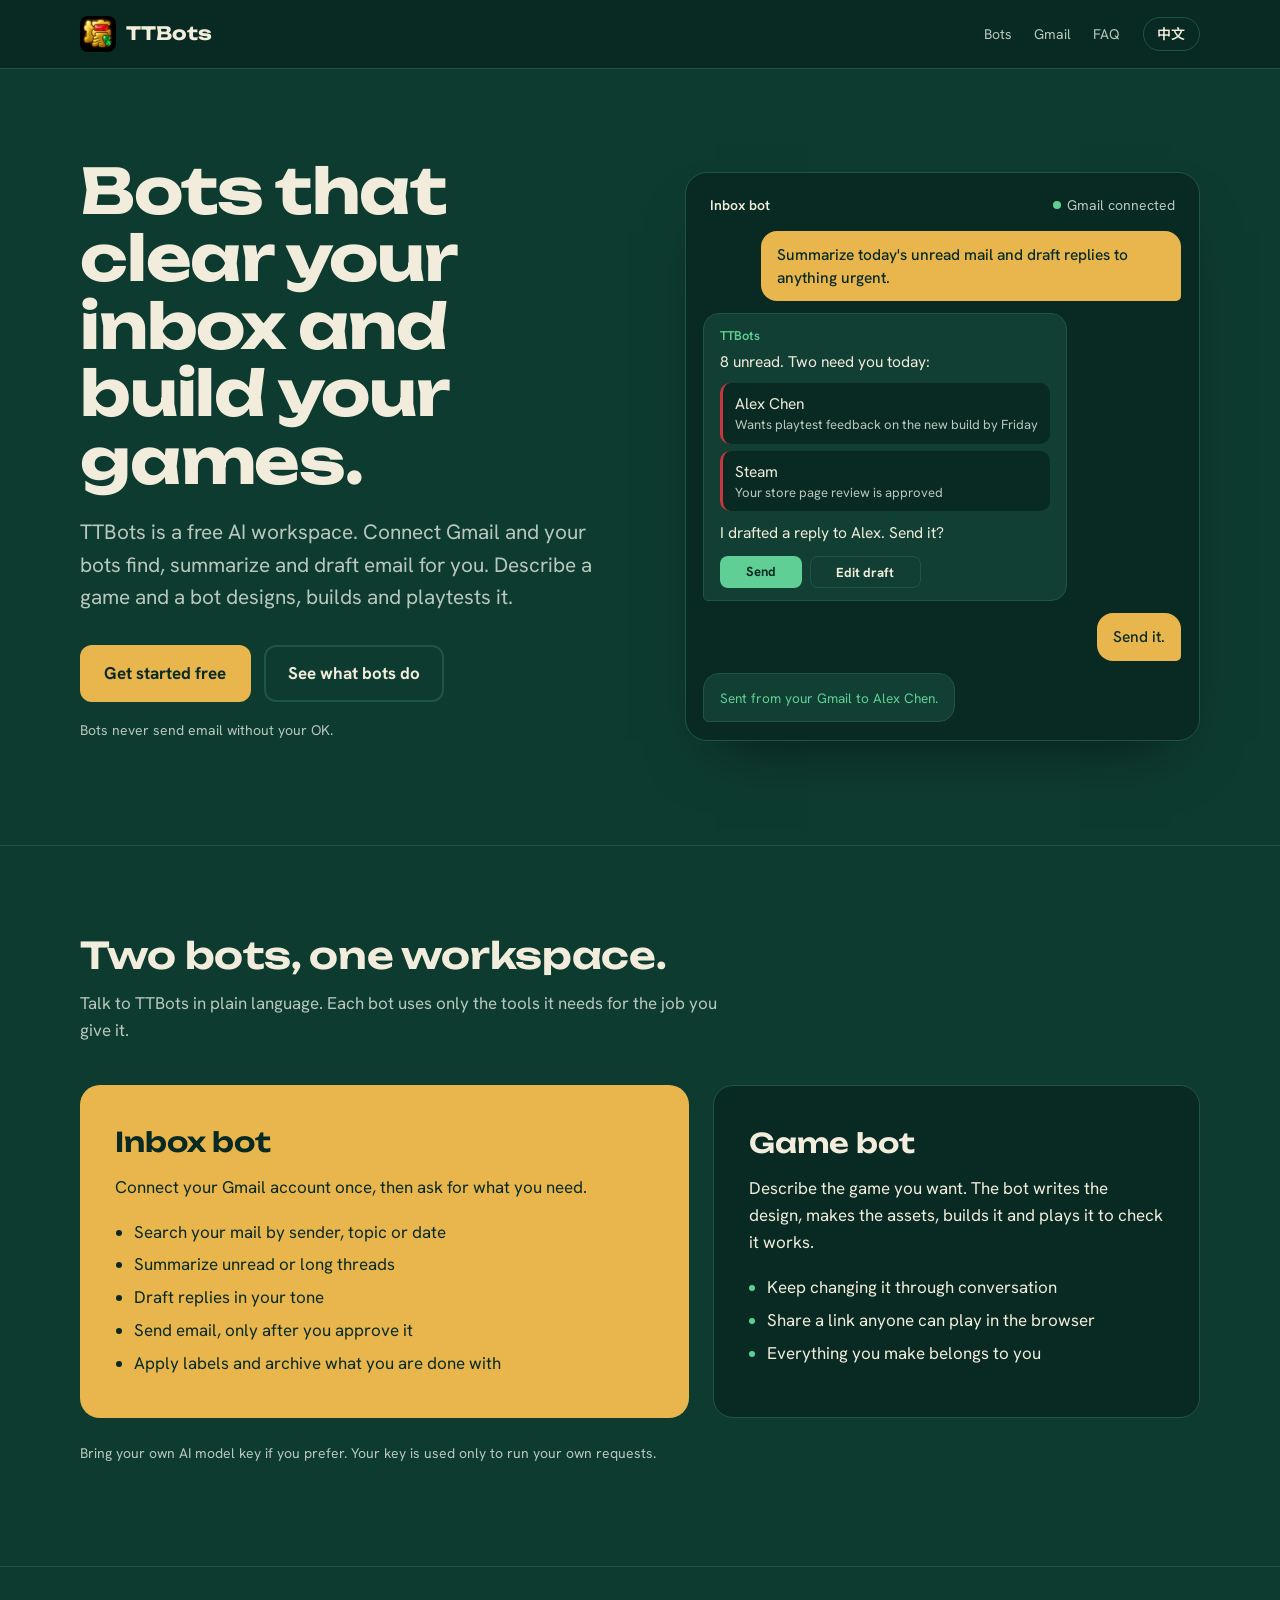
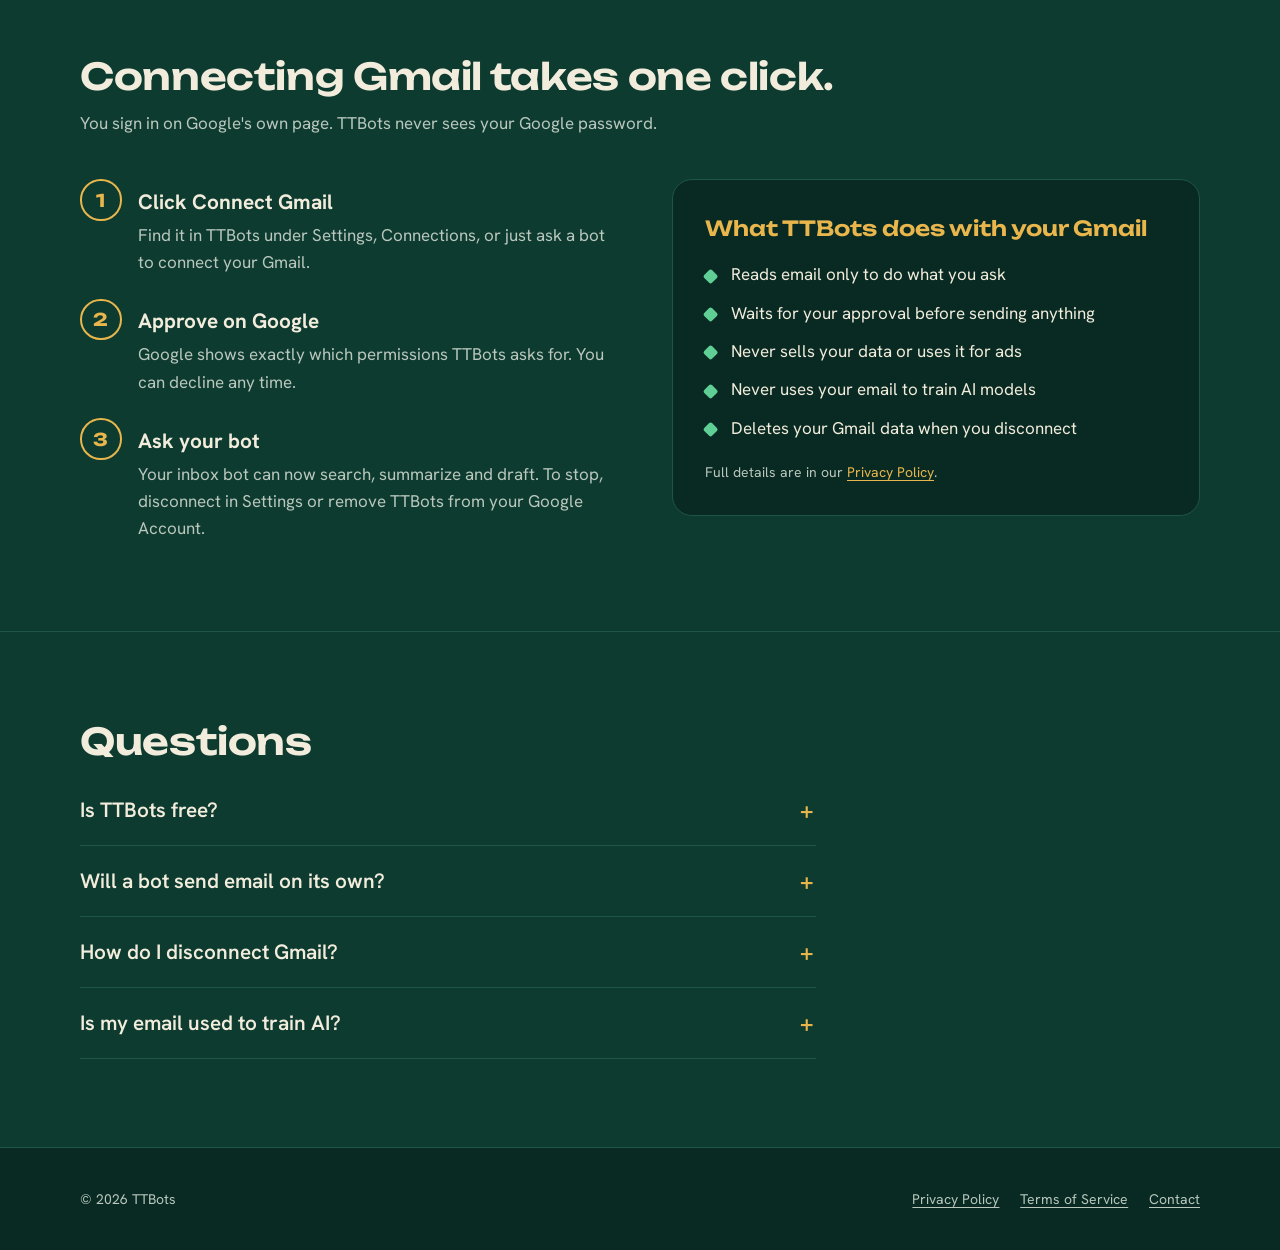
<file: index.html>
<!DOCTYPE html>
<html lang="en" data-lang="en">
<head>
  <meta charset="utf-8">
  <meta name="viewport" content="width=device-width, initial-scale=1">
  <title>TTBots — AI bots for your inbox and your games</title>
  <meta name="description" content="TTBots is a free AI workspace. Connect Gmail so your bots can find, summarize and draft email for you, or describe a game and let a bot build it.">
  <link rel="icon" href="logo.png">
  <link rel="preconnect" href="https://fonts.googleapis.com">
  <link rel="preconnect" href="https://fonts.gstatic.com" crossorigin>
  <link href="https://fonts.googleapis.com/css2?family=Hanken+Grotesk:wght@400;500;600;700&family=Noto+Sans+SC:wght@400;500;700&family=Unbounded:wght@600;700&display=swap" rel="stylesheet">
  <link rel="stylesheet" href="style.css">
</head>
<body>
  <a class="skip" href="#main"><span class="en">Skip to content</span><span class="zh">跳到正文</span></a>

  <header class="site-header">
    <div class="wrap">
      <a class="brand" href="index.html"><img src="logo.png" alt="" width="36" height="36">TTBots</a>
      <nav class="site-nav" aria-label="Main">
        <a class="nav-link" href="#bots"><span class="en">Bots</span><span class="zh">机器人</span></a>
        <a class="nav-link" href="#gmail"><span class="en">Gmail</span><span class="zh">Gmail 连接</span></a>
        <a class="nav-link" href="#faq"><span class="en">FAQ</span><span class="zh">常见问题</span></a>
        <button class="lang-toggle" type="button" data-lang-toggle aria-label="切换到中文 / Switch to English">中文</button>
      </nav>
    </div>
  </header>

  <main id="main">
    <section class="hero">
      <div class="wrap">
        <div>
          <h1>
            <span class="en">Bots that clear your inbox and build your games.</span>
            <span class="zh">帮你处理邮件、帮你做游戏的 AI 机器人。</span>
          </h1>
          <p class="lede">
            <span class="en">TTBots is a free AI workspace. Connect Gmail and your bots find, summarize and draft email for you. Describe a game and a bot designs, builds and playtests it.</span>
            <span class="zh">TTBots 是一个免费的 AI 工作台。连接 Gmail 后，机器人帮你查找、总结和起草邮件；说出你想要的游戏，机器人帮你设计、制作和试玩。</span>
          </p>
          <div class="actions">
            <!-- TODO: point this to your app's sign-in page when it is live -->
            <a class="btn btn-gold" href="#gmail"><span class="en">Get started free</span><span class="zh">免费开始使用</span></a>
            <a class="btn btn-line" href="#bots"><span class="en">See what bots do</span><span class="zh">看看机器人能做什么</span></a>
          </div>
          <p class="note">
            <span class="en">Bots never send email without your OK.</span>
            <span class="zh">没有你的确认，机器人不会发出任何邮件。</span>
          </p>
        </div>

        <div class="demo" aria-label="Example conversation with the inbox bot">
          <div class="demo-bar">
            <strong><span class="en">Inbox bot</span><span class="zh">邮件机器人</span></strong>
            <span class="status"><span class="en">Gmail connected</span><span class="zh">Gmail 已连接</span></span>
          </div>
          <div class="thread">
            <div class="msg you">
              <span class="en">Summarize today's unread mail and draft replies to anything urgent.</span>
              <span class="zh">总结一下今天的未读邮件，紧急的帮我起草回复。</span>
            </div>
            <div class="msg bot">
              <span class="who">TTBots</span>
              <span class="en">8 unread. Two need you today:</span>
              <span class="zh">共 8 封未读，有 2 封今天需要你处理：</span>
              <ul class="mail-list">
                <li>Alex Chen
                  <span class="en">Wants playtest feedback on the new build by Friday</span>
                  <span class="zh">希望周五前收到新版本的试玩反馈</span>
                </li>
                <li>Steam
                  <span class="en">Your store page review is approved</span>
                  <span class="zh">商店页面审核已通过</span>
                </li>
              </ul>
              <span class="en">I drafted a reply to Alex. Send it?</span>
              <span class="zh">我给 Alex 起草了一封回复，要发送吗？</span>
              <div class="approve" aria-hidden="true">
                <span class="send"><span class="en">Send</span><span class="zh">发送</span></span>
                <span class="edit"><span class="en">Edit draft</span><span class="zh">修改草稿</span></span>
              </div>
            </div>
            <div class="msg you">
              <span class="en">Send it.</span>
              <span class="zh">发吧。</span>
            </div>
            <div class="msg bot">
              <span class="sent"><span class="en">Sent from your Gmail to Alex Chen.</span><span class="zh">已用你的 Gmail 发送给 Alex Chen。</span></span>
            </div>
          </div>
        </div>
      </div>
    </section>

    <section class="section" id="bots">
      <div class="wrap">
        <h2><span class="en">Two bots, one workspace.</span><span class="zh">两个机器人，一个工作台。</span></h2>
        <p class="intro">
          <span class="en">Talk to TTBots in plain language. Each bot uses only the tools it needs for the job you give it.</span>
          <span class="zh">用平常说话的方式和 TTBots 交流。每个机器人只使用完成你交代的任务所需的工具。</span>
        </p>
        <div class="bots">
          <div class="bot-block bot-inbox">
            <h3><span class="en">Inbox bot</span><span class="zh">邮件机器人</span></h3>
            <p>
              <span class="en">Connect your Gmail account once, then ask for what you need.</span>
              <span class="zh">连接一次 Gmail 账号，之后直接说你要做什么。</span>
            </p>
            <ul class="en">
              <li>Search your mail by sender, topic or date</li>
              <li>Summarize unread or long threads</li>
              <li>Draft replies in your tone</li>
              <li>Send email, only after you approve it</li>
              <li>Apply labels and archive what you are done with</li>
            </ul>
            <ul class="zh">
              <li>按发件人、主题或日期搜索邮件</li>
              <li>总结未读邮件和很长的邮件往来</li>
              <li>用你的语气起草回复</li>
              <li>发送邮件，但必须先经过你确认</li>
              <li>给邮件加标签，归档处理完的邮件</li>
            </ul>
          </div>
          <div class="bot-block bot-game">
            <h3><span class="en">Game bot</span><span class="zh">游戏机器人</span></h3>
            <p>
              <span class="en">Describe the game you want. The bot writes the design, makes the assets, builds it and plays it to check it works.</span>
              <span class="zh">描述你想要的游戏，机器人会写策划、做素材、搭建游戏，再自己试玩确认能跑通。</span>
            </p>
            <ul class="en">
              <li>Keep changing it through conversation</li>
              <li>Share a link anyone can play in the browser</li>
              <li>Everything you make belongs to you</li>
            </ul>
            <ul class="zh">
              <li>通过对话不断修改</li>
              <li>分享一个链接，别人在浏览器里就能玩</li>
              <li>你做出来的东西完全归你所有</li>
            </ul>
          </div>
        </div>
        <p class="byok">
          <span class="en">Bring your own AI model key if you prefer. Your key is used only to run your own requests.</span>
          <span class="zh">你也可以使用自己的 AI 模型密钥，它只会用来处理你自己的请求。</span>
        </p>
      </div>
    </section>

    <section class="section" id="gmail">
      <div class="wrap">
        <h2><span class="en">Connecting Gmail takes one click.</span><span class="zh">一键连接 Gmail。</span></h2>
        <p class="intro">
          <span class="en">You sign in on Google's own page. TTBots never sees your Google password.</span>
          <span class="zh">你是在 Google 官方页面上登录授权的，TTBots 永远看不到你的 Google 密码。</span>
        </p>
        <div class="connect">
          <ol class="steps">
            <li>
              <div>
                <h3><span class="en">Click Connect Gmail</span><span class="zh">点击“连接 Gmail”</span></h3>
                <p><span class="en">Find it in TTBots under Settings, Connections, or just ask a bot to connect your Gmail.</span><span class="zh">在 TTBots 的“设置 → 连接”里找到它，或者直接让机器人帮你连接 Gmail。</span></p>
              </div>
            </li>
            <li>
              <div>
                <h3><span class="en">Approve on Google</span><span class="zh">在 Google 页面确认授权</span></h3>
                <p><span class="en">Google shows exactly which permissions TTBots asks for. You can decline any time.</span><span class="zh">Google 会清楚列出 TTBots 申请的每一项权限，你随时可以拒绝。</span></p>
              </div>
            </li>
            <li>
              <div>
                <h3><span class="en">Ask your bot</span><span class="zh">直接吩咐机器人</span></h3>
                <p><span class="en">Your inbox bot can now search, summarize and draft. To stop, disconnect in Settings or remove TTBots from your Google Account.</span><span class="zh">现在邮件机器人就能帮你搜索、总结和起草邮件了。想停止的话，在设置里断开连接，或在你的 Google 账号里移除 TTBots。</span></p>
              </div>
            </li>
          </ol>

          <div class="promises">
            <h3><span class="en">What TTBots does with your Gmail</span><span class="zh">TTBots 如何对待你的 Gmail</span></h3>
            <ul class="en">
              <li>Reads email only to do what you ask</li>
              <li>Waits for your approval before sending anything</li>
              <li>Never sells your data or uses it for ads</li>
              <li>Never uses your email to train AI models</li>
              <li>Deletes your Gmail data when you disconnect</li>
            </ul>
            <ul class="zh">
              <li>只在执行你的指令时读取邮件</li>
              <li>发送任何邮件之前都会等你确认</li>
              <li>绝不出售你的数据，也不用于广告</li>
              <li>绝不用你的邮件训练 AI 模型</li>
              <li>断开连接后删除你的 Gmail 数据</li>
            </ul>
            <p>
              <span class="en">Full details are in our <a href="privacy.html">Privacy Policy</a>.</span>
              <span class="zh">完整说明请见<a href="privacy.html">隐私政策</a>。</span>
            </p>
          </div>
        </div>
      </div>
    </section>

    <section class="section" id="faq">
      <div class="wrap">
        <h2><span class="en">Questions</span><span class="zh">常见问题</span></h2>
        <div class="faq">
          <details>
            <summary><span class="en">Is TTBots free?</span><span class="zh">TTBots 免费吗？</span></summary>
            <p><span class="en">Yes, TTBots is free while it is in beta. If you use your own AI model key, your model provider may charge you for that usage.</span><span class="zh">是的，测试期间完全免费。如果你使用自己的 AI 模型密钥，模型服务商可能会按用量向你收费。</span></p>
          </details>
          <details>
            <summary><span class="en">Will a bot send email on its own?</span><span class="zh">机器人会自己发邮件吗？</span></summary>
            <p><span class="en">No. A bot can prepare a draft, but sending always waits for you to approve it.</span><span class="zh">不会。机器人可以准备草稿，但发送前一定会等你确认。</span></p>
          </details>
          <details>
            <summary><span class="en">How do I disconnect Gmail?</span><span class="zh">怎么断开 Gmail？</span></summary>
            <p><span class="en">Disconnect in TTBots under Settings, Connections, or remove TTBots at <a href="https://myaccount.google.com/permissions">myaccount.google.com/permissions</a>. Either way, TTBots loses access right away.</span><span class="zh">在 TTBots 的“设置 → 连接”里断开，或在 <a href="https://myaccount.google.com/permissions">myaccount.google.com/permissions</a> 移除 TTBots。两种方式都会立即取消访问权限。</span></p>
          </details>
          <details>
            <summary><span class="en">Is my email used to train AI?</span><span class="zh">我的邮件会被拿去训练 AI 吗？</span></summary>
            <p><span class="en">No. Your email is used only to answer your requests, and is never used to train any AI model.</span><span class="zh">不会。你的邮件只用于回应你的请求，绝不会用来训练任何 AI 模型。</span></p>
          </details>
        </div>
      </div>
    </section>
  </main>

  <footer class="site-footer">
    <div class="wrap">
      <span>© 2026 TTBots</span>
      <nav aria-label="Footer">
        <a href="privacy.html"><span class="en">Privacy Policy</span><span class="zh">隐私政策</span></a>
        <a href="terms.html"><span class="en">Terms of Service</span><span class="zh">服务条款</span></a>
        <a href="mailto:chaojijunquan@gmail.com"><span class="en">Contact</span><span class="zh">联系我们</span></a>
      </nav>
    </div>
  </footer>

  <script>
    (function () {
      var root = document.documentElement;
      function apply(lang) {
        root.dataset.lang = lang;
        root.lang = lang === "zh" ? "zh-CN" : "en";
        var btn = document.querySelector("[data-lang-toggle]");
        if (btn) btn.textContent = lang === "zh" ? "EN" : "中文";
      }
      var saved = null;
      try { saved = localStorage.getItem("ttbots-lang"); } catch (e) {}
      var browserZh = (navigator.language || "").toLowerCase().indexOf("zh") === 0;
      apply(saved || (browserZh ? "zh" : "en"));
      document.querySelector("[data-lang-toggle]").addEventListener("click", function () {
        var next = root.dataset.lang === "zh" ? "en" : "zh";
        apply(next);
        try { localStorage.setItem("ttbots-lang", next); } catch (e) {}
      });
    })();
  </script>
</body>
</html>
</file>
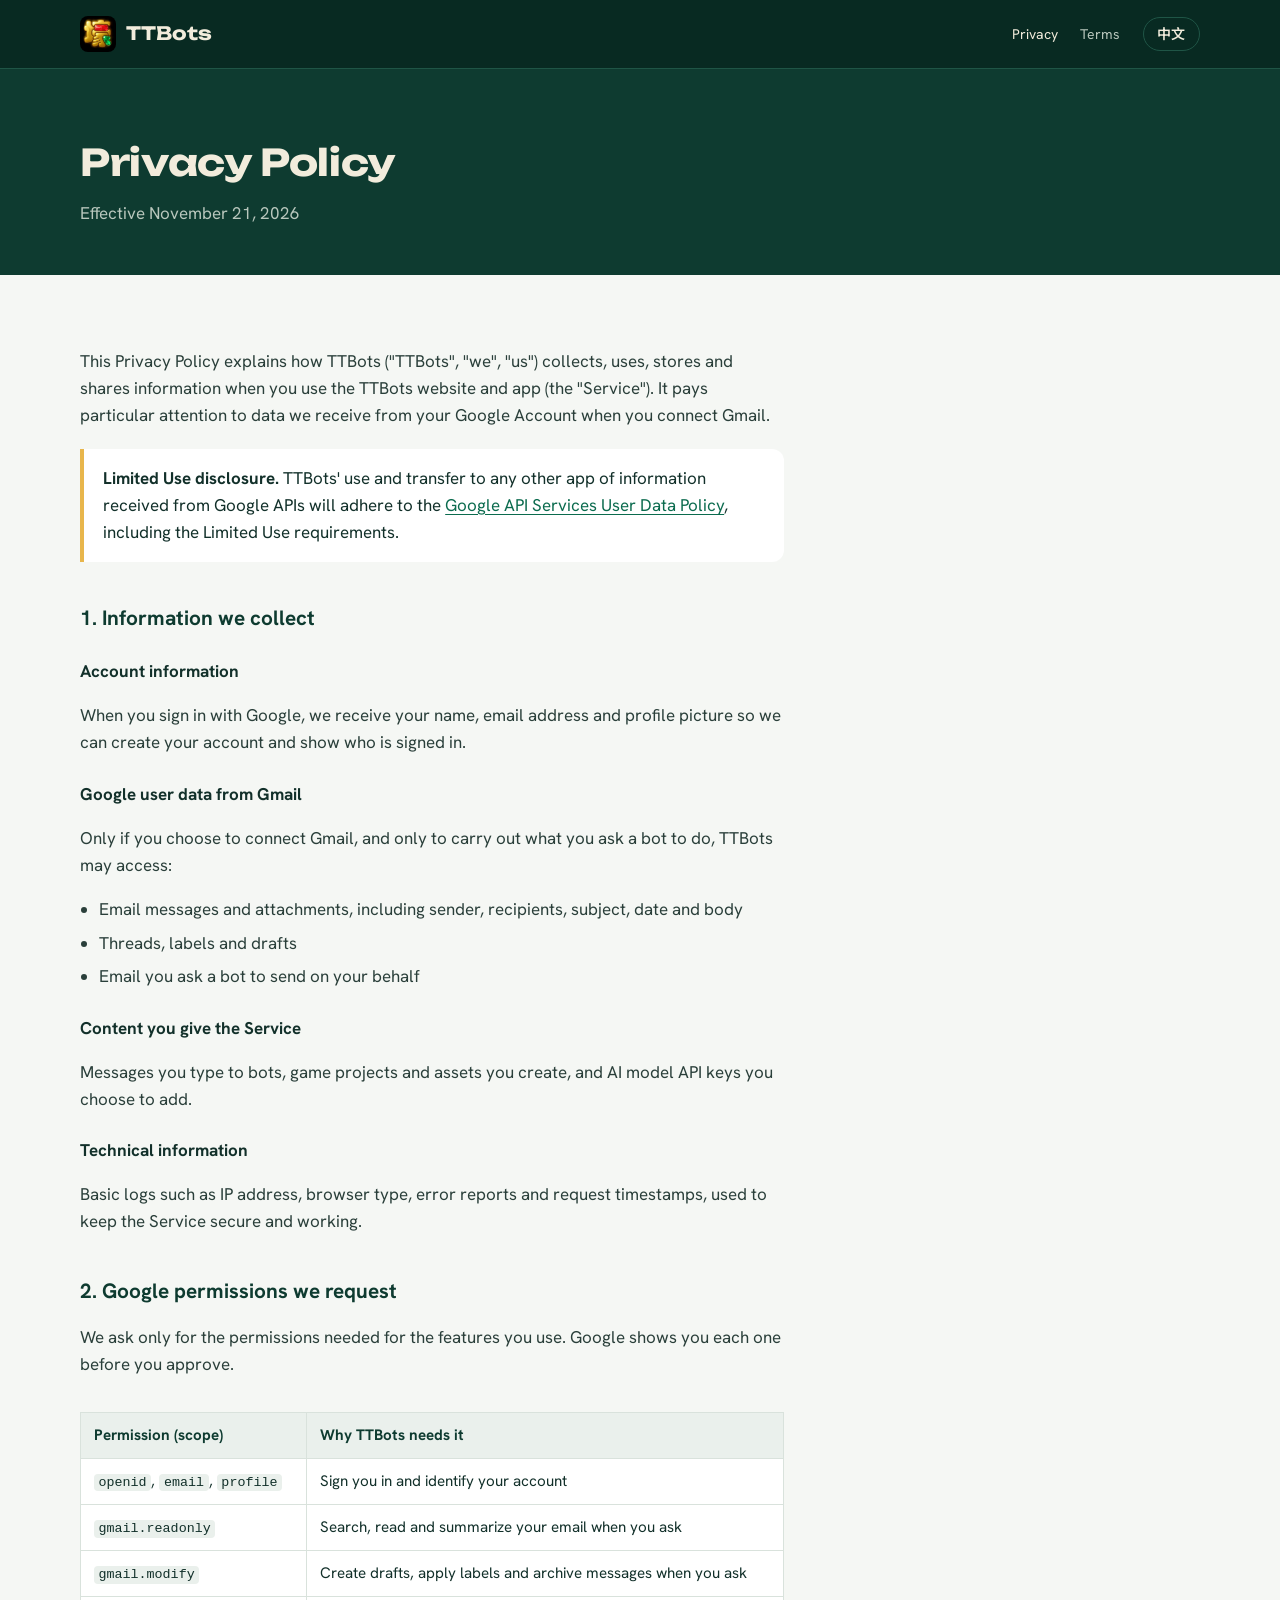
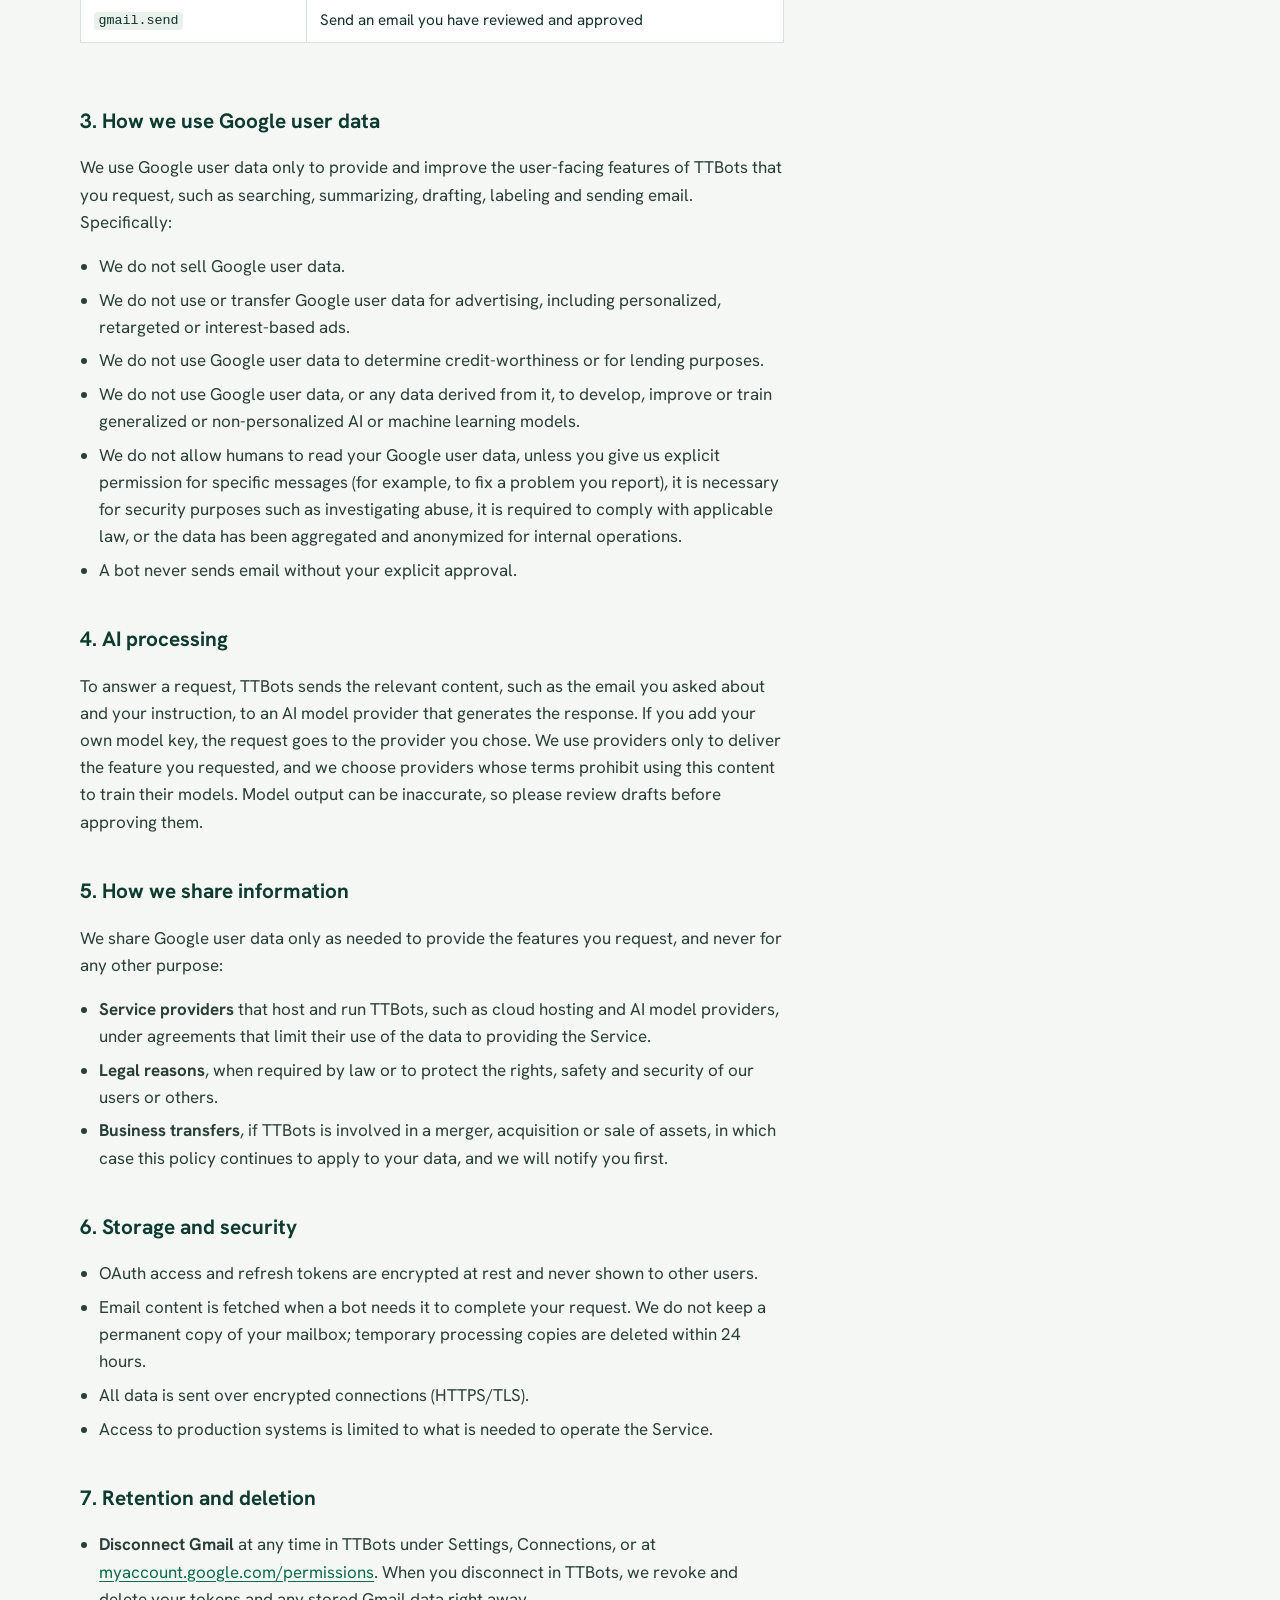
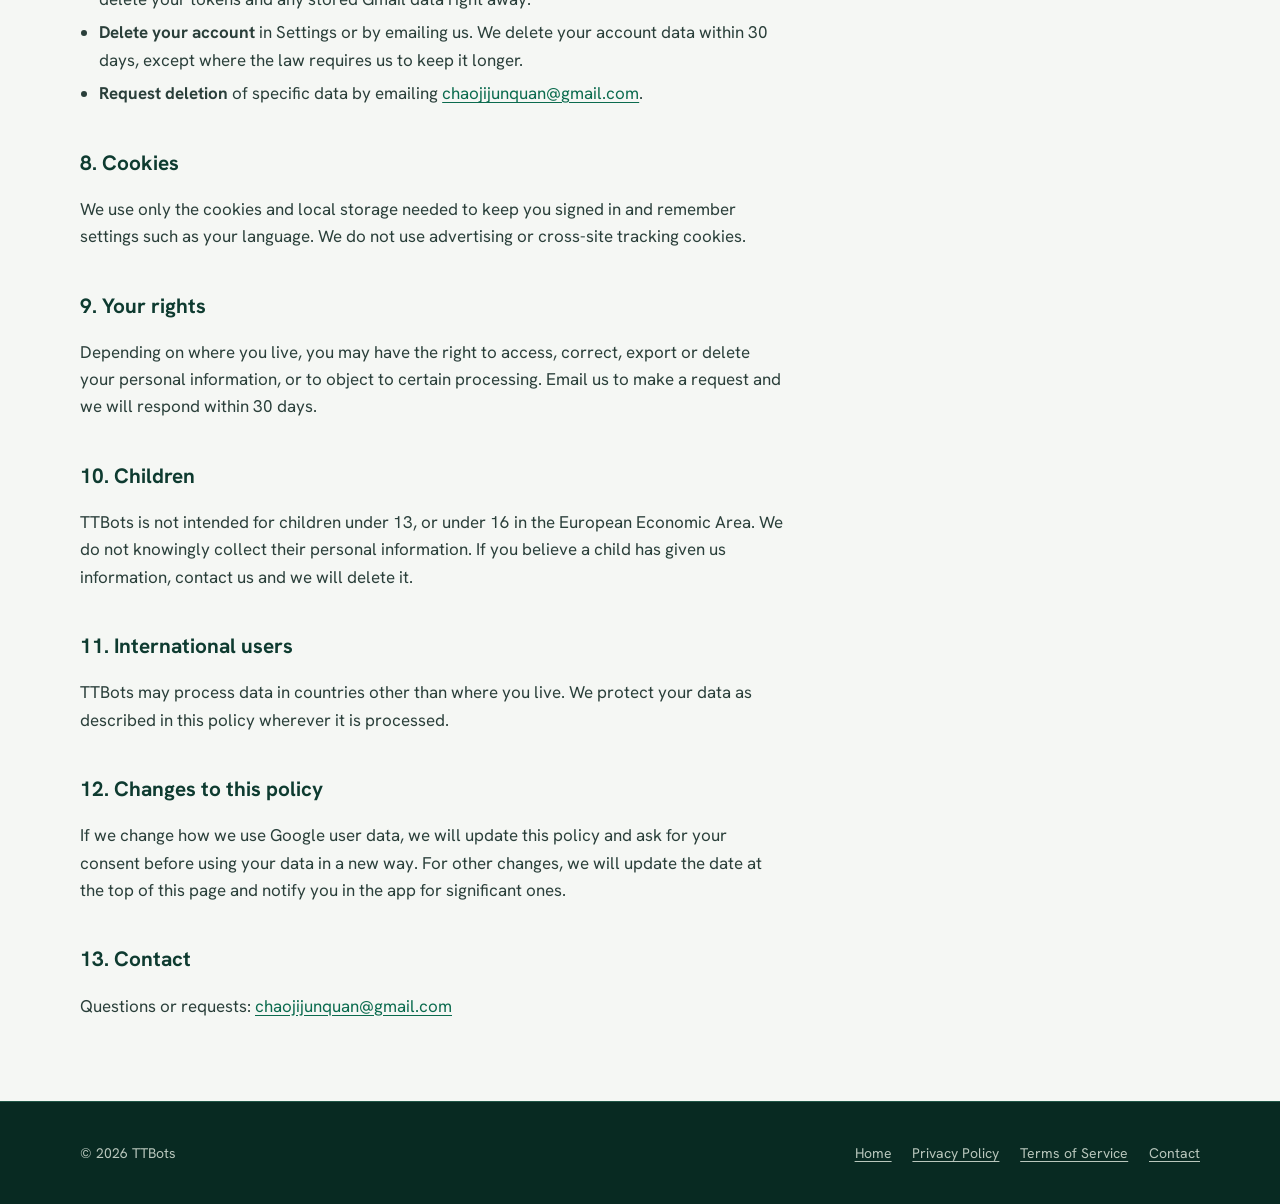
<file: privacy.html>
<!DOCTYPE html>
<html lang="en" data-lang="en">
<head>
  <meta charset="utf-8">
  <meta name="viewport" content="width=device-width, initial-scale=1">
  <title>Privacy Policy — TTBots</title>
  <meta name="description" content="How TTBots accesses, uses, stores and shares your data, including Google user data from Gmail.">
  <link rel="icon" href="logo.png">
  <link rel="preconnect" href="https://fonts.googleapis.com">
  <link rel="preconnect" href="https://fonts.gstatic.com" crossorigin>
  <link href="https://fonts.googleapis.com/css2?family=Hanken+Grotesk:wght@400;500;600;700&family=Noto+Sans+SC:wght@400;500;700&family=Unbounded:wght@600;700&display=swap" rel="stylesheet">
  <link rel="stylesheet" href="style.css">
</head>
<body class="legal">
  <a class="skip" href="#main"><span class="en">Skip to content</span><span class="zh">跳到正文</span></a>

  <header class="site-header">
    <div class="wrap">
      <a class="brand" href="index.html"><img src="logo.png" alt="" width="36" height="36">TTBots</a>
      <nav class="site-nav" aria-label="Main">
        <a class="nav-link" href="privacy.html" aria-current="page"><span class="en">Privacy</span><span class="zh">隐私政策</span></a>
        <a class="nav-link" href="terms.html"><span class="en">Terms</span><span class="zh">服务条款</span></a>
        <button class="lang-toggle" type="button" data-lang-toggle aria-label="切换到中文 / Switch to English">中文</button>
      </nav>
    </div>
  </header>

  <div class="legal-head">
    <div class="wrap">
      <h1><span class="en">Privacy Policy</span><span class="zh">隐私政策</span></h1>
      <p><span class="en">Effective November 21, 2026</span><span class="zh">生效日期：2026 年 11 月 21 日</span></p>
    </div>
  </div>

  <main id="main" class="legal-body">
    <div class="wrap">

      <!-- ================= ENGLISH ================= -->
      <article class="en" lang="en">
        <p>This Privacy Policy explains how TTBots ("TTBots", "we", "us") collects, uses, stores and shares information when you use the TTBots website and app (the "Service"). It pays particular attention to data we receive from your Google Account when you connect Gmail.</p>

        <div class="callout">
          <p><strong>Limited Use disclosure.</strong> TTBots' use and transfer to any other app of information received from Google APIs will adhere to the <a href="https://developers.google.com/terms/api-services-user-data-policy">Google API Services User Data Policy</a>, including the Limited Use requirements.</p>
        </div>

        <h2>1. Information we collect</h2>
        <h3>Account information</h3>
        <p>When you sign in with Google, we receive your name, email address and profile picture so we can create your account and show who is signed in.</p>
        <h3>Google user data from Gmail</h3>
        <p>Only if you choose to connect Gmail, and only to carry out what you ask a bot to do, TTBots may access:</p>
        <ul>
          <li>Email messages and attachments, including sender, recipients, subject, date and body</li>
          <li>Threads, labels and drafts</li>
          <li>Email you ask a bot to send on your behalf</li>
        </ul>
        <h3>Content you give the Service</h3>
        <p>Messages you type to bots, game projects and assets you create, and AI model API keys you choose to add.</p>
        <h3>Technical information</h3>
        <p>Basic logs such as IP address, browser type, error reports and request timestamps, used to keep the Service secure and working.</p>

        <h2>2. Google permissions we request</h2>
        <p>We ask only for the permissions needed for the features you use. Google shows you each one before you approve.</p>
        <div class="table-scroll">
          <table>
            <thead><tr><th>Permission (scope)</th><th>Why TTBots needs it</th></tr></thead>
            <tbody>
              <tr><td><code>openid</code>, <code>email</code>, <code>profile</code></td><td>Sign you in and identify your account</td></tr>
              <tr><td><code>gmail.readonly</code></td><td>Search, read and summarize your email when you ask</td></tr>
              <tr><td><code>gmail.modify</code></td><td>Create drafts, apply labels and archive messages when you ask</td></tr>
              <tr><td><code>gmail.send</code></td><td>Send an email you have reviewed and approved</td></tr>
            </tbody>
          </table>
        </div>

        <h2>3. How we use Google user data</h2>
        <p>We use Google user data only to provide and improve the user-facing features of TTBots that you request, such as searching, summarizing, drafting, labeling and sending email. Specifically:</p>
        <ul>
          <li>We do not sell Google user data.</li>
          <li>We do not use or transfer Google user data for advertising, including personalized, retargeted or interest-based ads.</li>
          <li>We do not use Google user data to determine credit-worthiness or for lending purposes.</li>
          <li>We do not use Google user data, or any data derived from it, to develop, improve or train generalized or non-personalized AI or machine learning models.</li>
          <li>We do not allow humans to read your Google user data, unless you give us explicit permission for specific messages (for example, to fix a problem you report), it is necessary for security purposes such as investigating abuse, it is required to comply with applicable law, or the data has been aggregated and anonymized for internal operations.</li>
          <li>A bot never sends email without your explicit approval.</li>
        </ul>

        <h2>4. AI processing</h2>
        <p>To answer a request, TTBots sends the relevant content, such as the email you asked about and your instruction, to an AI model provider that generates the response. If you add your own model key, the request goes to the provider you chose. We use providers only to deliver the feature you requested, and we choose providers whose terms prohibit using this content to train their models. Model output can be inaccurate, so please review drafts before approving them.</p>

        <h2>5. How we share information</h2>
        <p>We share Google user data only as needed to provide the features you request, and never for any other purpose:</p>
        <ul>
          <li><strong>Service providers</strong> that host and run TTBots, such as cloud hosting and AI model providers, under agreements that limit their use of the data to providing the Service.</li>
          <li><strong>Legal reasons</strong>, when required by law or to protect the rights, safety and security of our users or others.</li>
          <li><strong>Business transfers</strong>, if TTBots is involved in a merger, acquisition or sale of assets, in which case this policy continues to apply to your data, and we will notify you first.</li>
        </ul>

        <h2>6. Storage and security</h2>
        <ul>
          <li>OAuth access and refresh tokens are encrypted at rest and never shown to other users.</li>
          <li>Email content is fetched when a bot needs it to complete your request. We do not keep a permanent copy of your mailbox; temporary processing copies are deleted within 24 hours.</li>
          <li>All data is sent over encrypted connections (HTTPS/TLS).</li>
          <li>Access to production systems is limited to what is needed to operate the Service.</li>
        </ul>

        <h2>7. Retention and deletion</h2>
        <ul>
          <li><strong>Disconnect Gmail</strong> at any time in TTBots under Settings, Connections, or at <a href="https://myaccount.google.com/permissions">myaccount.google.com/permissions</a>. When you disconnect in TTBots, we revoke and delete your tokens and any stored Gmail data right away.</li>
          <li><strong>Delete your account</strong> in Settings or by emailing us. We delete your account data within 30 days, except where the law requires us to keep it longer.</li>
          <li><strong>Request deletion</strong> of specific data by emailing <a href="mailto:chaojijunquan@gmail.com">chaojijunquan@gmail.com</a>.</li>
        </ul>

        <h2>8. Cookies</h2>
        <p>We use only the cookies and local storage needed to keep you signed in and remember settings such as your language. We do not use advertising or cross-site tracking cookies.</p>

        <h2>9. Your rights</h2>
        <p>Depending on where you live, you may have the right to access, correct, export or delete your personal information, or to object to certain processing. Email us to make a request and we will respond within 30 days.</p>

        <h2>10. Children</h2>
        <p>TTBots is not intended for children under 13, or under 16 in the European Economic Area. We do not knowingly collect their personal information. If you believe a child has given us information, contact us and we will delete it.</p>

        <h2>11. International users</h2>
        <p>TTBots may process data in countries other than where you live. We protect your data as described in this policy wherever it is processed.</p>

        <h2>12. Changes to this policy</h2>
        <p>If we change how we use Google user data, we will update this policy and ask for your consent before using your data in a new way. For other changes, we will update the date at the top of this page and notify you in the app for significant ones.</p>

        <h2>13. Contact</h2>
        <p>Questions or requests: <a href="mailto:chaojijunquan@gmail.com">chaojijunquan@gmail.com</a></p>
      </article>

      <!-- ================= 中文 ================= -->
      <article class="zh" lang="zh-CN">
        <p>本隐私政策说明 TTBots（以下简称“TTBots”“我们”）在你使用 TTBots 网站和应用（以下简称“本服务”）时，如何收集、使用、存储和分享信息，并重点说明你连接 Gmail 后我们从你的 Google 账号获得的数据。</p>

        <div class="callout">
          <p><strong>有限使用声明。</strong>TTBots 对通过 Google API 获得的信息的使用，以及向任何其他应用的传输，将遵守 <a href="https://developers.google.com/terms/api-services-user-data-policy">Google API 服务用户数据政策</a>，包括其中的“有限使用”要求。</p>
        </div>

        <h2>1. 我们收集的信息</h2>
        <h3>账号信息</h3>
        <p>你使用 Google 登录时，我们会获得你的姓名、邮箱地址和头像，用于创建账号和显示当前登录的用户。</p>
        <h3>来自 Gmail 的 Google 用户数据</h3>
        <p>只有在你主动连接 Gmail 后，并且只为了完成你交给机器人的任务，TTBots 才可能访问：</p>
        <ul>
          <li>邮件和附件，包括发件人、收件人、主题、日期和正文</li>
          <li>邮件会话、标签和草稿</li>
          <li>你让机器人代你发送的邮件</li>
        </ul>
        <h3>你提供给本服务的内容</h3>
        <p>你发给机器人的消息、你创建的游戏项目和素材，以及你选择添加的 AI 模型 API 密钥。</p>
        <h3>技术信息</h3>
        <p>IP 地址、浏览器类型、错误报告和请求时间等基础日志，用于保障本服务安全、正常运行。</p>

        <h2>2. 我们申请的 Google 权限</h2>
        <p>我们只申请你所用功能必需的权限。授权前，Google 会逐项向你展示。</p>
        <div class="table-scroll">
          <table>
            <thead><tr><th>权限范围（scope）</th><th>TTBots 的用途</th></tr></thead>
            <tbody>
              <tr><td><code>openid</code>、<code>email</code>、<code>profile</code></td><td>登录并识别你的账号</td></tr>
              <tr><td><code>gmail.readonly</code></td><td>按你的要求搜索、读取和总结邮件</td></tr>
              <tr><td><code>gmail.modify</code></td><td>按你的要求创建草稿、添加标签和归档邮件</td></tr>
              <tr><td><code>gmail.send</code></td><td>发送你已检查并确认的邮件</td></tr>
            </tbody>
          </table>
        </div>

        <h2>3. 我们如何使用 Google 用户数据</h2>
        <p>我们只将 Google 用户数据用于提供和改进你所请求的 TTBots 面向用户的功能，例如搜索、总结、起草、标记和发送邮件。具体而言：</p>
        <ul>
          <li>我们不出售 Google 用户数据。</li>
          <li>我们不将 Google 用户数据用于或转移用于广告，包括个性化广告、再营销广告或基于兴趣的广告。</li>
          <li>我们不将 Google 用户数据用于评估信用或借贷用途。</li>
          <li>我们不使用 Google 用户数据或由其衍生的任何数据，来开发、改进或训练通用的或非个性化的 AI 或机器学习模型。</li>
          <li>除非你明确允许我们查看特定邮件（例如排查你反馈的问题）、出于安全目的（例如调查滥用行为）、为遵守适用法律所必需，或数据已经汇总并匿名化用于内部运营，否则我们不允许任何人阅读你的 Google 用户数据。</li>
          <li>没有你的明确确认，机器人绝不会发送任何邮件。</li>
        </ul>

        <h2>4. AI 处理</h2>
        <p>为了回应你的请求，TTBots 会把相关内容（例如你询问的邮件和你的指令）发送给 AI 模型服务商来生成回答。如果你添加了自己的模型密钥，请求会发送到你选择的服务商。我们只为提供你请求的功能而使用这些服务商，并选择条款禁止用这些内容训练模型的服务商。AI 生成的内容可能不准确，请在确认前检查草稿。</p>

        <h2>5. 我们如何分享信息</h2>
        <p>我们只在提供你所请求功能的必要范围内分享 Google 用户数据，绝不用于其他目的：</p>
        <ul>
          <li><strong>服务提供商</strong>：托管和运行 TTBots 的服务商，例如云服务器和 AI 模型服务商。我们与其约定，他们只能为提供本服务而使用数据。</li>
          <li><strong>法律原因</strong>：法律要求时，或为保护用户及他人的权利、安全时。</li>
          <li><strong>业务转让</strong>：如果 TTBots 涉及合并、收购或资产出售，本政策将继续适用于你的数据，并且我们会事先通知你。</li>
        </ul>

        <h2>6. 存储与安全</h2>
        <ul>
          <li>OAuth 访问令牌和刷新令牌加密存储，绝不会向其他用户展示。</li>
          <li>只有当机器人需要完成你的请求时才会获取邮件内容。我们不会永久保存你的邮箱副本，处理过程中产生的临时副本会在 24 小时内删除。</li>
          <li>所有数据都通过加密连接（HTTPS/TLS）传输。</li>
          <li>对生产系统的访问权限仅限于运营本服务所必需的范围。</li>
        </ul>

        <h2>7. 保留与删除</h2>
        <ul>
          <li><strong>断开 Gmail</strong>：随时可以在 TTBots 的“设置 → 连接”中断开，或前往 <a href="https://myaccount.google.com/permissions">myaccount.google.com/permissions</a> 移除。在 TTBots 中断开后，我们会立即撤销并删除你的令牌和已存储的 Gmail 数据。</li>
          <li><strong>删除账号</strong>：在设置中操作或发邮件给我们。我们会在 30 天内删除你的账号数据，法律要求保留的除外。</li>
          <li><strong>删除特定数据</strong>：发邮件至 <a href="mailto:chaojijunquan@gmail.com">chaojijunquan@gmail.com</a>。</li>
        </ul>

        <h2>8. Cookie</h2>
        <p>我们只使用保持登录状态和记住设置（例如语言）所必需的 Cookie 和本地存储，不使用广告 Cookie 或跨站追踪 Cookie。</p>

        <h2>9. 你的权利</h2>
        <p>根据你所在地区的法律，你可能有权访问、更正、导出或删除你的个人信息，或反对某些处理。发邮件给我们提出请求，我们会在 30 天内答复。</p>

        <h2>10. 儿童</h2>
        <p>TTBots 不面向 13 岁以下（欧洲经济区为 16 岁以下）的儿童，我们不会有意收集他们的个人信息。如果你认为有儿童向我们提供了信息，请联系我们，我们会将其删除。</p>

        <h2>11. 国际用户</h2>
        <p>TTBots 可能在你所在国家以外的地方处理数据。无论在哪里处理，我们都会按本政策保护你的数据。</p>

        <h2>12. 政策变更</h2>
        <p>如果我们改变 Google 用户数据的使用方式，会先更新本政策，并在以新方式使用你的数据前征得你的同意。其他变更会更新本页顶部的日期，重大变更会在应用内通知你。</p>

        <h2>13. 联系我们</h2>
        <p>如有问题或请求，请联系：<a href="mailto:chaojijunquan@gmail.com">chaojijunquan@gmail.com</a></p>
        <p>本政策的中文版本仅供参考；如中英文版本有任何不一致，以英文版本为准。</p>
      </article>

    </div>
  </main>

  <footer class="site-footer">
    <div class="wrap">
      <span>© 2026 TTBots</span>
      <nav aria-label="Footer">
        <a href="index.html"><span class="en">Home</span><span class="zh">首页</span></a>
        <a href="privacy.html"><span class="en">Privacy Policy</span><span class="zh">隐私政策</span></a>
        <a href="terms.html"><span class="en">Terms of Service</span><span class="zh">服务条款</span></a>
        <a href="mailto:chaojijunquan@gmail.com"><span class="en">Contact</span><span class="zh">联系我们</span></a>
      </nav>
    </div>
  </footer>

  <script>
    (function () {
      var root = document.documentElement;
      function apply(lang) {
        root.dataset.lang = lang;
        root.lang = lang === "zh" ? "zh-CN" : "en";
        var btn = document.querySelector("[data-lang-toggle]");
        if (btn) btn.textContent = lang === "zh" ? "EN" : "中文";
      }
      var saved = null;
      try { saved = localStorage.getItem("ttbots-lang"); } catch (e) {}
      var browserZh = (navigator.language || "").toLowerCase().indexOf("zh") === 0;
      apply(saved || (browserZh ? "zh" : "en"));
      document.querySelector("[data-lang-toggle]").addEventListener("click", function () {
        var next = root.dataset.lang === "zh" ? "en" : "zh";
        apply(next);
        try { localStorage.setItem("ttbots-lang", next); } catch (e) {}
      });
    })();
  </script>
</body>
</html>
</file>
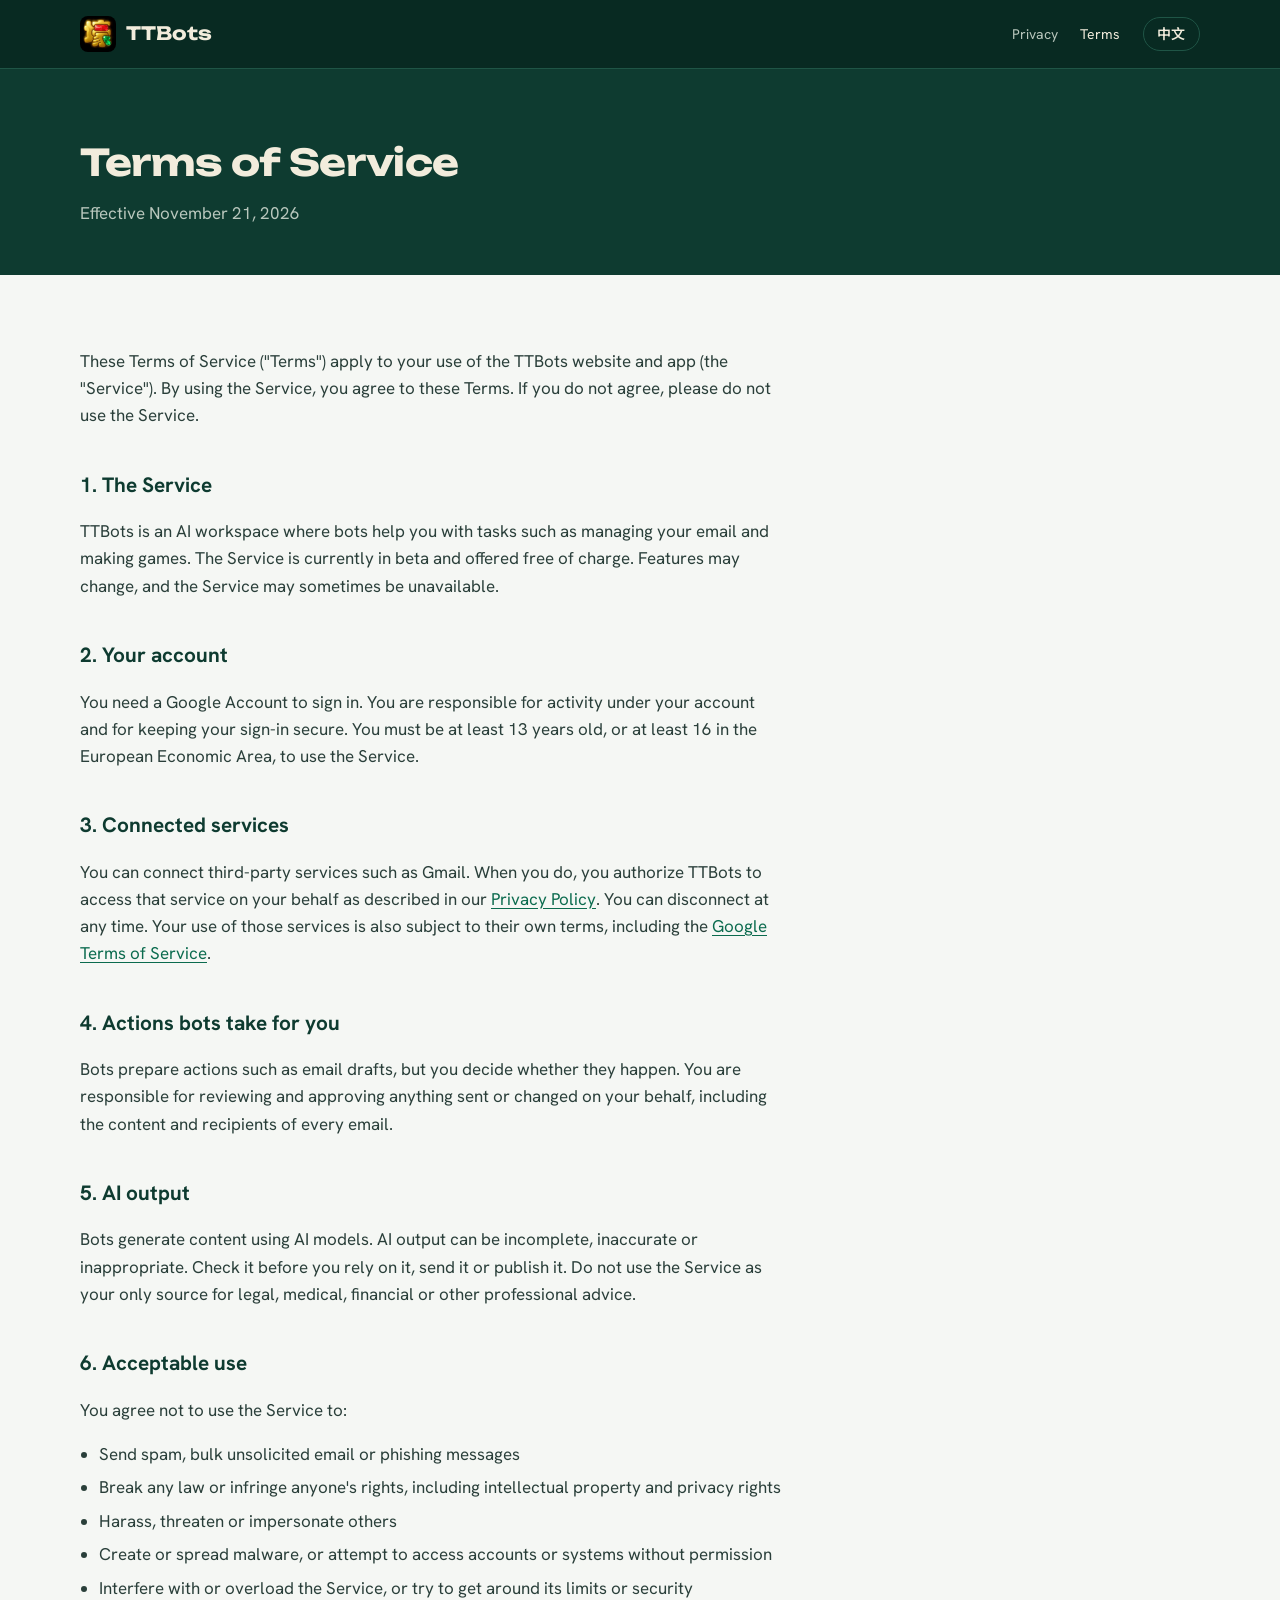
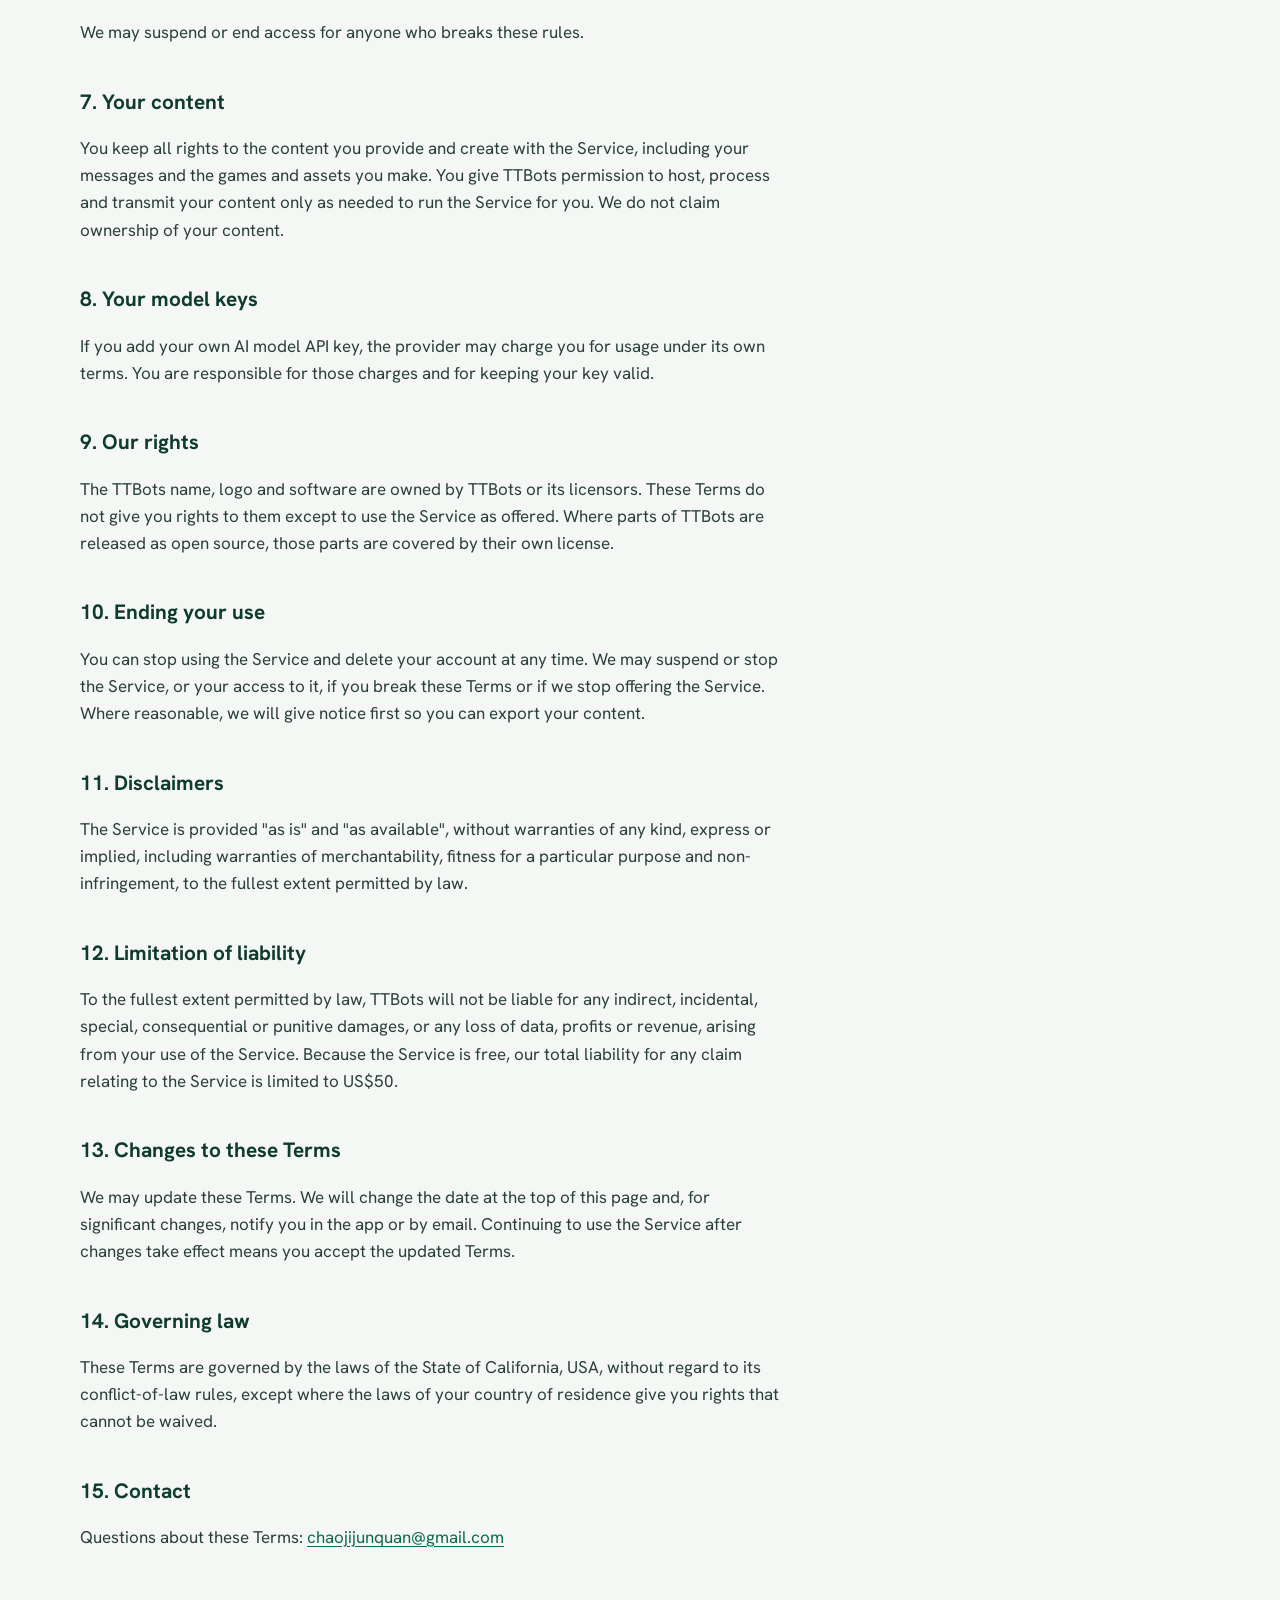
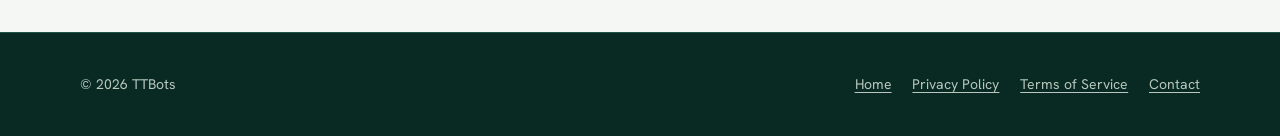
<file: terms.html>
<!DOCTYPE html>
<html lang="en" data-lang="en">
<head>
  <meta charset="utf-8">
  <meta name="viewport" content="width=device-width, initial-scale=1">
  <title>Terms of Service — TTBots</title>
  <meta name="description" content="The terms that apply when you use TTBots.">
  <link rel="icon" href="logo.png">
  <link rel="preconnect" href="https://fonts.googleapis.com">
  <link rel="preconnect" href="https://fonts.gstatic.com" crossorigin>
  <link href="https://fonts.googleapis.com/css2?family=Hanken+Grotesk:wght@400;500;600;700&family=Noto+Sans+SC:wght@400;500;700&family=Unbounded:wght@600;700&display=swap" rel="stylesheet">
  <link rel="stylesheet" href="style.css">
</head>
<body class="legal">
  <a class="skip" href="#main"><span class="en">Skip to content</span><span class="zh">跳到正文</span></a>

  <header class="site-header">
    <div class="wrap">
      <a class="brand" href="index.html"><img src="logo.png" alt="" width="36" height="36">TTBots</a>
      <nav class="site-nav" aria-label="Main">
        <a class="nav-link" href="privacy.html"><span class="en">Privacy</span><span class="zh">隐私政策</span></a>
        <a class="nav-link" href="terms.html" aria-current="page"><span class="en">Terms</span><span class="zh">服务条款</span></a>
        <button class="lang-toggle" type="button" data-lang-toggle aria-label="切换到中文 / Switch to English">中文</button>
      </nav>
    </div>
  </header>

  <div class="legal-head">
    <div class="wrap">
      <h1><span class="en">Terms of Service</span><span class="zh">服务条款</span></h1>
      <p><span class="en">Effective November 21, 2026</span><span class="zh">生效日期：2026 年 11 月 21 日</span></p>
    </div>
  </div>

  <main id="main" class="legal-body">
    <div class="wrap">

      <!-- ================= ENGLISH ================= -->
      <article class="en" lang="en">
        <p>These Terms of Service ("Terms") apply to your use of the TTBots website and app (the "Service"). By using the Service, you agree to these Terms. If you do not agree, please do not use the Service.</p>

        <h2>1. The Service</h2>
        <p>TTBots is an AI workspace where bots help you with tasks such as managing your email and making games. The Service is currently in beta and offered free of charge. Features may change, and the Service may sometimes be unavailable.</p>

        <h2>2. Your account</h2>
        <p>You need a Google Account to sign in. You are responsible for activity under your account and for keeping your sign-in secure. You must be at least 13 years old, or at least 16 in the European Economic Area, to use the Service.</p>

        <h2>3. Connected services</h2>
        <p>You can connect third-party services such as Gmail. When you do, you authorize TTBots to access that service on your behalf as described in our <a href="privacy.html">Privacy Policy</a>. You can disconnect at any time. Your use of those services is also subject to their own terms, including the <a href="https://policies.google.com/terms">Google Terms of Service</a>.</p>

        <h2>4. Actions bots take for you</h2>
        <p>Bots prepare actions such as email drafts, but you decide whether they happen. You are responsible for reviewing and approving anything sent or changed on your behalf, including the content and recipients of every email.</p>

        <h2>5. AI output</h2>
        <p>Bots generate content using AI models. AI output can be incomplete, inaccurate or inappropriate. Check it before you rely on it, send it or publish it. Do not use the Service as your only source for legal, medical, financial or other professional advice.</p>

        <h2>6. Acceptable use</h2>
        <p>You agree not to use the Service to:</p>
        <ul>
          <li>Send spam, bulk unsolicited email or phishing messages</li>
          <li>Break any law or infringe anyone's rights, including intellectual property and privacy rights</li>
          <li>Harass, threaten or impersonate others</li>
          <li>Create or spread malware, or attempt to access accounts or systems without permission</li>
          <li>Interfere with or overload the Service, or try to get around its limits or security</li>
        </ul>
        <p>We may suspend or end access for anyone who breaks these rules.</p>

        <h2>7. Your content</h2>
        <p>You keep all rights to the content you provide and create with the Service, including your messages and the games and assets you make. You give TTBots permission to host, process and transmit your content only as needed to run the Service for you. We do not claim ownership of your content.</p>

        <h2>8. Your model keys</h2>
        <p>If you add your own AI model API key, the provider may charge you for usage under its own terms. You are responsible for those charges and for keeping your key valid.</p>

        <h2>9. Our rights</h2>
        <p>The TTBots name, logo and software are owned by TTBots or its licensors. These Terms do not give you rights to them except to use the Service as offered. Where parts of TTBots are released as open source, those parts are covered by their own license.</p>

        <h2>10. Ending your use</h2>
        <p>You can stop using the Service and delete your account at any time. We may suspend or stop the Service, or your access to it, if you break these Terms or if we stop offering the Service. Where reasonable, we will give notice first so you can export your content.</p>

        <h2>11. Disclaimers</h2>
        <p>The Service is provided "as is" and "as available", without warranties of any kind, express or implied, including warranties of merchantability, fitness for a particular purpose and non-infringement, to the fullest extent permitted by law.</p>

        <h2>12. Limitation of liability</h2>
        <p>To the fullest extent permitted by law, TTBots will not be liable for any indirect, incidental, special, consequential or punitive damages, or any loss of data, profits or revenue, arising from your use of the Service. Because the Service is free, our total liability for any claim relating to the Service is limited to US$50.</p>

        <h2>13. Changes to these Terms</h2>
        <p>We may update these Terms. We will change the date at the top of this page and, for significant changes, notify you in the app or by email. Continuing to use the Service after changes take effect means you accept the updated Terms.</p>

        <h2>14. Governing law</h2>
        <p>These Terms are governed by the laws of the State of California, USA, without regard to its conflict-of-law rules, except where the laws of your country of residence give you rights that cannot be waived.</p>

        <h2>15. Contact</h2>
        <p>Questions about these Terms: <a href="mailto:chaojijunquan@gmail.com">chaojijunquan@gmail.com</a></p>
      </article>

      <!-- ================= 中文 ================= -->
      <article class="zh" lang="zh-CN">
        <p>本服务条款（以下简称“本条款”）适用于你对 TTBots 网站和应用（以下简称“本服务”）的使用。使用本服务即表示你同意本条款。如果你不同意，请不要使用本服务。</p>

        <h2>1. 本服务</h2>
        <p>TTBots 是一个 AI 工作台，机器人可以帮你处理邮件、制作游戏等任务。本服务目前处于测试阶段，免费提供。功能可能会调整，服务有时也可能无法使用。</p>

        <h2>2. 你的账号</h2>
        <p>你需要使用 Google 账号登录。你需要对账号下的所有活动负责，并保护好登录安全。使用本服务需年满 13 周岁（欧洲经济区需年满 16 周岁）。</p>

        <h2>3. 连接的第三方服务</h2>
        <p>你可以连接 Gmail 等第三方服务。连接后，即表示你授权 TTBots 按照我们的<a href="privacy.html">隐私政策</a>代你访问该服务。你可以随时断开连接。你对这些服务的使用同时受其自身条款约束，包括 <a href="https://policies.google.com/terms">Google 服务条款</a>。</p>

        <h2>4. 机器人代你执行的操作</h2>
        <p>机器人会准备邮件草稿等操作，但是否执行由你决定。代你发送或修改的任何内容，包括每封邮件的内容和收件人，都由你负责检查和确认。</p>

        <h2>5. AI 生成内容</h2>
        <p>机器人使用 AI 模型生成内容。AI 生成的内容可能不完整、不准确或不恰当，请在依赖、发送或发布前自行检查。请勿把本服务作为法律、医疗、财务或其他专业建议的唯一来源。</p>

        <h2>6. 使用规范</h2>
        <p>你同意不使用本服务：</p>
        <ul>
          <li>发送垃圾邮件、未经请求的群发邮件或钓鱼邮件</li>
          <li>违反任何法律，或侵犯他人权利，包括知识产权和隐私权</li>
          <li>骚扰、威胁或冒充他人</li>
          <li>制作或传播恶意软件，或试图未经许可访问账号或系统</li>
          <li>干扰本服务或使其过载，或试图绕过其限制或安全措施</li>
        </ul>
        <p>对违反上述规定的用户，我们可能暂停或终止其访问权限。</p>

        <h2>7. 你的内容</h2>
        <p>你对通过本服务提供和创作的内容保留全部权利，包括你的消息以及你制作的游戏和素材。你仅授权 TTBots 在为你运行本服务所必需的范围内存储、处理和传输你的内容。我们不主张对你的内容拥有所有权。</p>

        <h2>8. 你的模型密钥</h2>
        <p>如果你添加了自己的 AI 模型 API 密钥，服务商可能会按其条款向你收取使用费用。这些费用以及密钥的有效性由你负责。</p>

        <h2>9. 我们的权利</h2>
        <p>TTBots 的名称、徽标和软件归 TTBots 或其许可方所有。除按提供的方式使用本服务外，本条款不授予你对它们的任何权利。TTBots 中以开源形式发布的部分，适用其各自的开源许可证。</p>

        <h2>10. 终止使用</h2>
        <p>你可以随时停止使用本服务并删除账号。如果你违反本条款，或我们停止提供本服务，我们可能暂停或终止本服务或你的访问权限。在合理情况下，我们会事先通知，方便你导出内容。</p>

        <h2>11. 免责声明</h2>
        <p>在法律允许的最大范围内，本服务按“现状”和“现有”基础提供，不作任何明示或默示的保证，包括对适销性、特定用途适用性和不侵权的保证。</p>

        <h2>12. 责任限制</h2>
        <p>在法律允许的最大范围内，TTBots 不对因你使用本服务而产生的任何间接、附带、特殊、后果性或惩罚性损害，或任何数据、利润或收入损失承担责任。由于本服务免费提供，我们对与本服务相关的任何索赔的总责任以 50 美元为限。</p>

        <h2>13. 条款变更</h2>
        <p>我们可能会更新本条款。届时会更新本页顶部的日期，重大变更会通过应用内消息或邮件通知你。变更生效后继续使用本服务，即表示你接受更新后的条款。</p>

        <h2>14. 适用法律</h2>
        <p>本条款受美国加利福尼亚州法律管辖，不适用其法律冲突规则；但你所在国家的法律赋予你不可放弃的权利的除外。</p>

        <h2>15. 联系我们</h2>
        <p>关于本条款的问题，请联系：<a href="mailto:chaojijunquan@gmail.com">chaojijunquan@gmail.com</a></p>
        <p>本条款的中文版本仅供参考；如中英文版本有任何不一致，以英文版本为准。</p>
      </article>

    </div>
  </main>

  <footer class="site-footer">
    <div class="wrap">
      <span>© 2026 TTBots</span>
      <nav aria-label="Footer">
        <a href="index.html"><span class="en">Home</span><span class="zh">首页</span></a>
        <a href="privacy.html"><span class="en">Privacy Policy</span><span class="zh">隐私政策</span></a>
        <a href="terms.html"><span class="en">Terms of Service</span><span class="zh">服务条款</span></a>
        <a href="mailto:chaojijunquan@gmail.com"><span class="en">Contact</span><span class="zh">联系我们</span></a>
      </nav>
    </div>
  </footer>

  <script>
    (function () {
      var root = document.documentElement;
      function apply(lang) {
        root.dataset.lang = lang;
        root.lang = lang === "zh" ? "zh-CN" : "en";
        var btn = document.querySelector("[data-lang-toggle]");
        if (btn) btn.textContent = lang === "zh" ? "EN" : "中文";
      }
      var saved = null;
      try { saved = localStorage.getItem("ttbots-lang"); } catch (e) {}
      var browserZh = (navigator.language || "").toLowerCase().indexOf("zh") === 0;
      apply(saved || (browserZh ? "zh" : "en"));
      document.querySelector("[data-lang-toggle]").addEventListener("click", function () {
        var next = root.dataset.lang === "zh" ? "en" : "zh";
        apply(next);
        try { localStorage.setItem("ttbots-lang", next); } catch (e) {}
      });
    })();
  </script>
</body>
</html>
</file>
<file: style.css>
/* TTBots site styles
   Palette taken from the TTBots logo: jade ground, gold, ruby and emerald gems. */

:root {
  --jade: #0e3b30;
  --jade-deep: #082a22;
  --jade-line: #1f5546;
  --gold: #e8b64c;
  --gold-soft: #f3d58e;
  --ruby: #c9363f;
  --emerald: #5fcf95;
  --paper: #f2ecdc;
  --paper-dim: #b9c7bd;
  --ink: #12302a;
  --page: #f5f7f4;

  --font-display: "Unbounded", "Noto Sans SC", system-ui, sans-serif;
  --font-body: "Hanken Grotesk", "Noto Sans SC", system-ui, sans-serif;

  --step--1: 0.875rem;
  --step-0: 1.0625rem;
  --step-1: 1.3rem;
  --step-2: 1.7rem;
  --step-3: 2.3rem;
  --step-4: clamp(2.4rem, 5.2vw, 3.9rem);

  --wrap: 1120px;
}

*, *::before, *::after { box-sizing: border-box; }

html { -webkit-text-size-adjust: 100%; }

body {
  margin: 0;
  font-family: var(--font-body);
  font-size: var(--step-0);
  line-height: 1.6;
  color: var(--paper);
  background: var(--jade);
}

img { max-width: 100%; display: block; }

a { color: var(--gold); text-underline-offset: 3px; }
a:hover { color: var(--gold-soft); }

:focus-visible {
  outline: 3px solid var(--gold);
  outline-offset: 3px;
  border-radius: 4px;
}

/* Language switching: English is the default when scripts don't run. */
html[data-lang="en"] .zh,
html[data-lang="zh"] .en { display: none !important; }
html[data-lang="zh"] body { line-height: 1.75; }

.wrap {
  width: min(100% - 2.5rem, var(--wrap));
  margin-inline: auto;
}

.skip {
  position: absolute; left: -999px; top: 0;
  background: var(--gold); color: var(--jade-deep); padding: .5rem 1rem;
}
.skip:focus { left: 1rem; top: 1rem; z-index: 10; }

/* ---------- Header ---------- */
.site-header {
  border-bottom: 1px solid var(--jade-line);
  background: var(--jade-deep);
}
.site-header .wrap {
  display: flex; align-items: center; justify-content: space-between;
  gap: 1rem; min-height: 68px;
}
.brand {
  display: flex; align-items: center; gap: .65rem;
  color: var(--paper); text-decoration: none;
  font-family: var(--font-display); font-weight: 700; font-size: 1.15rem;
}
.brand img { width: 36px; height: 36px; border-radius: 8px; }
.brand:hover { color: var(--gold-soft); }

.site-nav { display: flex; align-items: center; gap: 1.4rem; font-size: var(--step--1); }
.site-nav a { color: var(--paper-dim); text-decoration: none; }
.site-nav a:hover, .site-nav a[aria-current="page"] { color: var(--paper); }

.lang-toggle {
  font: inherit; font-size: var(--step--1); font-weight: 600;
  color: var(--paper); background: transparent;
  border: 1px solid var(--jade-line); border-radius: 999px;
  padding: .3rem .85rem; cursor: pointer;
}
.lang-toggle:hover { border-color: var(--gold); }

/* ---------- Buttons ---------- */
.btn {
  display: inline-flex; align-items: center; justify-content: center;
  font-weight: 700; font-size: var(--step-0);
  padding: .8rem 1.4rem; border-radius: 12px;
  text-decoration: none; border: 2px solid transparent;
}
.btn-gold { background: var(--gold); color: var(--jade-deep); }
.btn-gold:hover { background: var(--gold-soft); color: var(--jade-deep); }
.btn-line { border-color: var(--jade-line); color: var(--paper); }
.btn-line:hover { border-color: var(--gold); color: var(--paper); }

/* ---------- Hero ---------- */
.hero { padding: clamp(3rem, 7vw, 5.5rem) 0 clamp(3.5rem, 7vw, 6rem); }
.hero .wrap {
  display: grid; gap: clamp(2.5rem, 5vw, 4.5rem);
  grid-template-columns: 1.05fr 1fr; align-items: center;
}
.hero h1 {
  font-family: var(--font-display);
  font-size: var(--step-4); line-height: 1.08;
  font-weight: 700; letter-spacing: -0.02em;
  margin: 0 0 1.4rem; color: var(--paper);
  max-width: 14ch;
}
html[data-lang="zh"] .hero h1 { max-width: 9.5em; font-size: clamp(2.1rem, 4.2vw, 3.2rem); line-height: 1.3; letter-spacing: 0; text-wrap: balance; }
.hero .lede { font-size: var(--step-1); color: var(--paper-dim); max-width: 34rem; margin: 0 0 2rem; line-height: 1.55; }
.hero .actions { display: flex; flex-wrap: wrap; gap: .8rem; }
.hero .note { margin-top: 1.1rem; font-size: var(--step--1); color: var(--paper-dim); }

/* Inbox bot demo */
.demo {
  background: var(--jade-deep);
  border: 1px solid var(--jade-line);
  border-radius: 22px;
  padding: 1.1rem;
  box-shadow: 0 30px 60px -30px rgba(0, 0, 0, .55);
}
.demo-bar {
  display: flex; align-items: center; justify-content: space-between;
  padding: .2rem .4rem .9rem; font-size: var(--step--1); color: var(--paper-dim);
}
.demo-bar strong { color: var(--paper); font-weight: 600; }
.status { display: inline-flex; align-items: center; gap: .4rem; }
.status::before {
  content: ""; width: 8px; height: 8px; border-radius: 50%;
  background: var(--emerald);
}
.thread { display: flex; flex-direction: column; gap: .75rem; }
.msg { max-width: 88%; padding: .75rem 1rem; border-radius: 16px; font-size: .97rem; line-height: 1.5; }
.msg.you { align-self: flex-end; background: var(--gold); color: var(--jade-deep); border-bottom-right-radius: 5px; font-weight: 500; }
.msg.bot { align-self: flex-start; background: #123f34; border: 1px solid var(--jade-line); border-bottom-left-radius: 5px; }
.msg.bot .who { display: block; font-size: .8rem; color: var(--emerald); font-weight: 600; margin-bottom: .3rem; }
.mail-list { list-style: none; margin: .6rem 0; padding: 0; display: grid; gap: .45rem; }
.mail-list li { background: var(--jade-deep); border-radius: 10px; padding: .55rem .75rem; border-left: 3px solid var(--ruby); }
.mail-list li span { display: block; font-size: .82rem; color: var(--paper-dim); }
.approve { display: flex; gap: .5rem; margin-top: .7rem; }
.approve span {
  font-size: .82rem; font-weight: 700; padding: .35rem .8rem; border-radius: 8px;
}
.approve .send { background: var(--emerald); color: var(--jade-deep); }
.approve .edit { border: 1px solid var(--jade-line); color: var(--paper); }
.sent { font-size: .85rem; color: var(--emerald); }

/* One orchestrated entrance: the conversation plays once on load. */
@media (prefers-reduced-motion: no-preference) {
  .thread .msg { opacity: 0; transform: translateY(8px); animation: appear .45s ease-out forwards; }
  .thread .msg:nth-child(1) { animation-delay: .3s; }
  .thread .msg:nth-child(2) { animation-delay: 1.2s; }
  .thread .msg:nth-child(3) { animation-delay: 2.4s; }
  .thread .msg:nth-child(4) { animation-delay: 3.1s; }
}
@keyframes appear { to { opacity: 1; transform: none; } }

/* ---------- Sections ---------- */
.section { padding: clamp(3.5rem, 7vw, 5.5rem) 0; border-top: 1px solid var(--jade-line); }
.section h2 {
  font-family: var(--font-display); font-weight: 600;
  font-size: var(--step-3); line-height: 1.15; letter-spacing: -0.01em;
  margin: 0 0 .8rem; max-width: 30ch; text-wrap: balance;
}
html[data-lang="zh"] .section h2 { letter-spacing: 0; }
.section .intro { color: var(--paper-dim); max-width: 40rem; margin: 0 0 2.6rem; }

/* Two bots: asymmetric pair */
.bots { display: grid; grid-template-columns: 1.25fr 1fr; gap: 1.5rem; }
.bot-block { border-radius: 20px; padding: clamp(1.5rem, 3vw, 2.2rem); }
.bot-block h3 { font-family: var(--font-display); font-size: var(--step-2); font-weight: 600; margin: 0 0 .6rem; }
.bot-block p { margin: 0 0 1.1rem; }
.bot-block ul { margin: 0; padding-left: 1.15rem; }
.bot-block li { margin-bottom: .35rem; }
.bot-inbox { background: var(--gold); color: var(--jade-deep); }
.bot-inbox a { color: var(--jade-deep); }
.bot-game { background: var(--jade-deep); border: 1px solid var(--jade-line); }
.bot-game li::marker { color: var(--emerald); }
.byok { margin-top: 1.5rem; color: var(--paper-dim); font-size: var(--step--1); max-width: 46rem; }

/* Connecting Gmail: a real sequence, so it is numbered */
.connect { display: grid; grid-template-columns: 1fr 1fr; gap: clamp(2rem, 5vw, 4rem); align-items: start; }
.steps { list-style: none; counter-reset: step; margin: 0; padding: 0; display: grid; gap: 1.4rem; }
.steps li { counter-increment: step; display: grid; grid-template-columns: 2.6rem 1fr; gap: 1rem; }
.steps li::before {
  content: counter(step);
  font-family: var(--font-display); font-weight: 700; font-size: 1.1rem;
  width: 2.6rem; height: 2.6rem; border-radius: 50%;
  display: grid; place-items: center;
  border: 2px solid var(--gold); color: var(--gold);
}
.steps h3 { margin: .35rem 0 .25rem; font-size: var(--step-1); }
.steps p { margin: 0; color: var(--paper-dim); }

.promises { background: var(--jade-deep); border: 1px solid var(--jade-line); border-radius: 20px; padding: clamp(1.4rem, 3vw, 2rem); }
.promises h3 { font-family: var(--font-display); font-size: var(--step-1); font-weight: 600; margin: 0 0 1rem; color: var(--gold); }
.promises ul { list-style: none; margin: 0 0 1.2rem; padding: 0; display: grid; gap: .7rem; }
.promises li { padding-left: 1.6rem; position: relative; }
.promises li::before {
  content: ""; position: absolute; left: 0; top: .55em;
  width: .7rem; height: .7rem; transform: rotate(45deg);
  background: var(--emerald); border-radius: 2px;
}
.promises p { margin: 0; font-size: var(--step--1); color: var(--paper-dim); }

/* FAQ */
.faq { max-width: 46rem; }
.faq details { border-bottom: 1px solid var(--jade-line); }
.faq summary {
  cursor: pointer; list-style: none; padding: 1.15rem 2rem 1.15rem 0; position: relative;
  font-weight: 600; font-size: var(--step-1);
}
.faq summary::-webkit-details-marker { display: none; }
.faq summary::after {
  content: "+"; position: absolute; right: .2rem; top: 50%; transform: translateY(-50%);
  font-size: 1.5rem; color: var(--gold); transition: transform .2s;
}
.faq details[open] summary::after { transform: translateY(-50%) rotate(45deg); }
.faq details p { margin: 0 0 1.2rem; color: var(--paper-dim); }
@media (prefers-reduced-motion: reduce) { .faq summary::after { transition: none; } }

/* ---------- Footer ---------- */
.site-footer { background: var(--jade-deep); border-top: 1px solid var(--jade-line); padding: 2.5rem 0; font-size: var(--step--1); color: var(--paper-dim); }
.site-footer .wrap { display: flex; flex-wrap: wrap; justify-content: space-between; gap: 1rem 2rem; align-items: center; }
.site-footer nav { display: flex; flex-wrap: wrap; gap: 1.3rem; }
.site-footer a { color: var(--paper-dim); }
.site-footer a:hover { color: var(--paper); }

/* ---------- Legal pages ---------- */
body.legal { background: var(--page); color: var(--ink); }
.legal-head { background: var(--jade); color: var(--paper); padding: clamp(2.5rem, 6vw, 4rem) 0 clamp(2rem, 5vw, 3rem); }
.legal-head h1 { font-family: var(--font-display); font-size: var(--step-3); font-weight: 700; margin: 0 0 .5rem; letter-spacing: -0.01em; }
.legal-head p { margin: 0; color: var(--paper-dim); }
.legal-body { padding: clamp(2.5rem, 5vw, 3.5rem) 0 4rem; }
.legal-body article { max-width: 44rem; }
.legal-body h2 { font-size: var(--step-1); margin: 2.4rem 0 .6rem; color: var(--jade); }
.legal-body h3 { font-size: var(--step-0); margin: 1.5rem 0 .4rem; }
.legal-body p, .legal-body li { color: #2a3f3a; }
.legal-body ul { padding-left: 1.2rem; }
.legal-body li { margin-bottom: .4rem; }
.legal-body a { color: #0b6b4e; }
.legal-body a:hover { color: var(--jade); }
.legal-body .callout {
  background: #fff; border-left: 4px solid var(--gold);
  padding: 1rem 1.2rem; border-radius: 0 12px 12px 0; margin: 1.2rem 0;
}
.legal-body .callout p { margin: 0; color: var(--ink); }
.legal-body table { width: 100%; border-collapse: collapse; margin: 1rem 0 1.4rem; font-size: .95rem; background: #fff; }
.legal-body th, .legal-body td { text-align: left; vertical-align: top; padding: .65rem .8rem; border: 1px solid #d9e2dc; }
.legal-body th { background: #eaf0ec; color: var(--jade); }
.legal-body code { font-size: .88em; background: #eaf0ec; padding: .1em .35em; border-radius: 4px; word-break: break-all; }
.table-scroll { overflow-x: auto; }

/* ---------- Responsive ---------- */
@media (max-width: 880px) {
  .hero .wrap, .bots, .connect { grid-template-columns: 1fr; }
  .hero h1 { max-width: none; }
}
@media (max-width: 560px) {
  .site-nav .nav-link { display: none; }
  .msg { max-width: 94%; }
}
</file>
